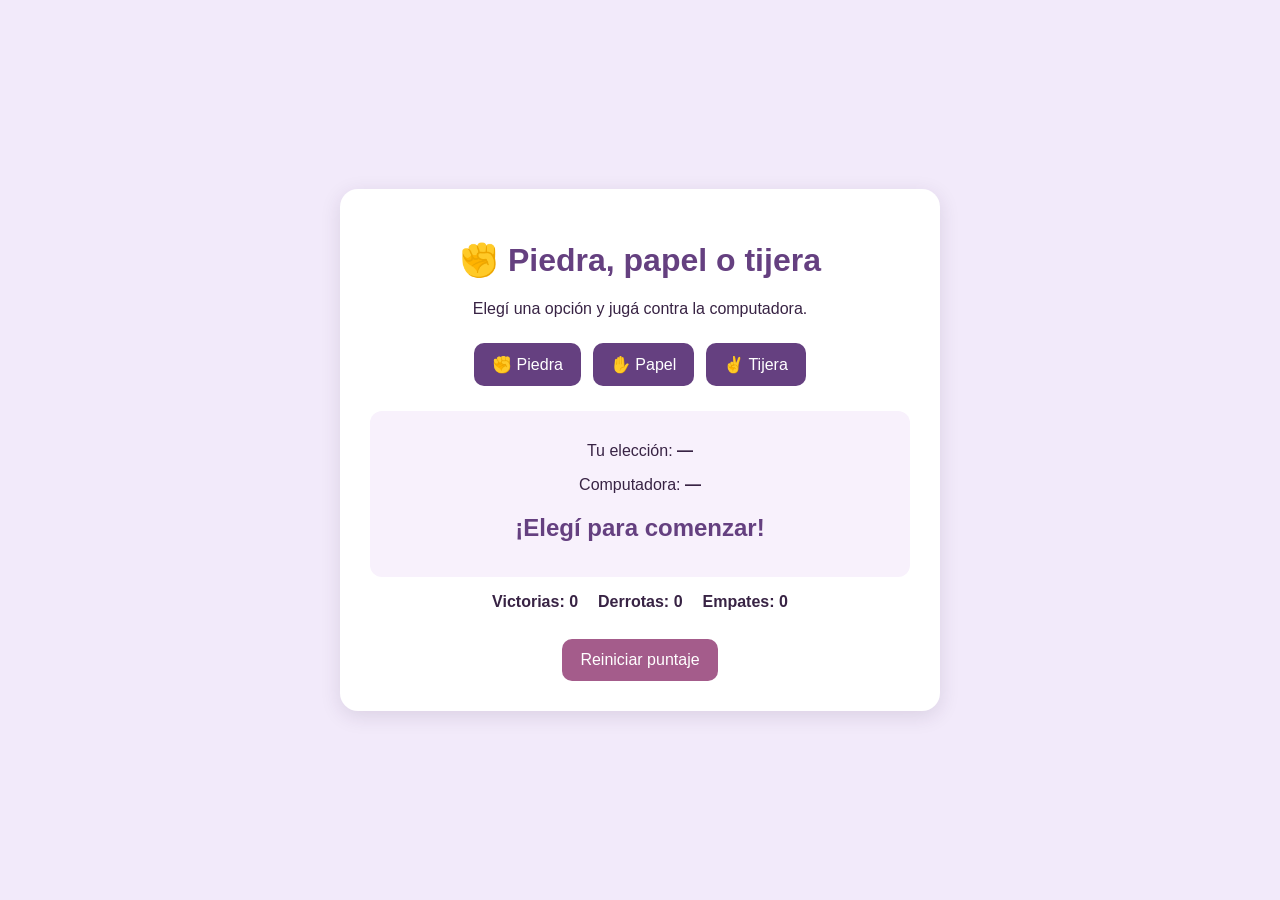
<file: piedra-papel-tijera/index.html>
<!DOCTYPE html>
<html lang="es">
<head>
  <meta charset="UTF-8">
  <meta name="viewport" content="width=device-width, initial-scale=1.0">
  <title>Piedra, papel o tijera</title>
  <link rel="stylesheet" href="estilos.css">
</head>
<body>
  <main class="juego">
    <h1>✊ Piedra, papel o tijera</h1>
    <p>Elegí una opción y jugá contra la computadora.</p>

    <section class="opciones">
      <button class="opcion" data-eleccion="piedra">✊ Piedra</button>
      <button class="opcion" data-eleccion="papel">✋ Papel</button>
      <button class="opcion" data-eleccion="tijera">✌️ Tijera</button>
    </section>

    <section class="resultado">
      <p>Tu elección: <strong id="jugador">—</strong></p>
      <p>Computadora: <strong id="computadora">—</strong></p>
      <h2 id="mensaje">¡Elegí para comenzar!</h2>
    </section>

    <section class="marcador">
      <p>Victorias: <span id="victorias">0</span></p>
      <p>Derrotas: <span id="derrotas">0</span></p>
      <p>Empates: <span id="empates">0</span></p>
    </section>

    <button id="reiniciar" class="reiniciar">Reiniciar puntaje</button>
  </main>

  <script src="app.js"></script>
</body>
</html>
</file>
<file: piedra-papel-tijera/estilos.css>
* {
  box-sizing: border-box;
}

body {
  margin: 0;
  min-height: 100vh;
  display: grid;
  place-items: center;
  padding: 20px;
  font-family: Arial, sans-serif;
  background: #f2eafa;
  color: #382344;
}

.juego {
  width: min(600px, 100%);
  padding: 30px;
  text-align: center;
  background: white;
  border-radius: 18px;
  box-shadow: 0 5px 20px #39234420;
}

h1 {
  color: #654080;
}

.opciones {
  display: flex;
  justify-content: center;
  flex-wrap: wrap;
  gap: 12px;
  margin: 25px 0;
}

.opcion,
.reiniciar {
  padding: 12px 18px;
  border: none;
  border-radius: 10px;
  background: #654080;
  color: white;
  font-size: 1rem;
  cursor: pointer;
}

.opcion:hover,
.reiniciar:hover {
  background: #80549c;
  transform: translateY(-2px);
}

.resultado {
  padding: 15px;
  border-radius: 12px;
  background: #f8f1fc;
}

#mensaje {
  color: #654080;
}

.marcador {
  display: flex;
  justify-content: center;
  flex-wrap: wrap;
  gap: 20px;
  font-weight: bold;
}

.reiniciar {
  margin-top: 12px;
  background: #a45c8b;
}

@media (max-width: 450px) {
  .juego {
    padding: 20px;
  }

  .opciones {
    flex-direction: column;
  }
}
</file>
